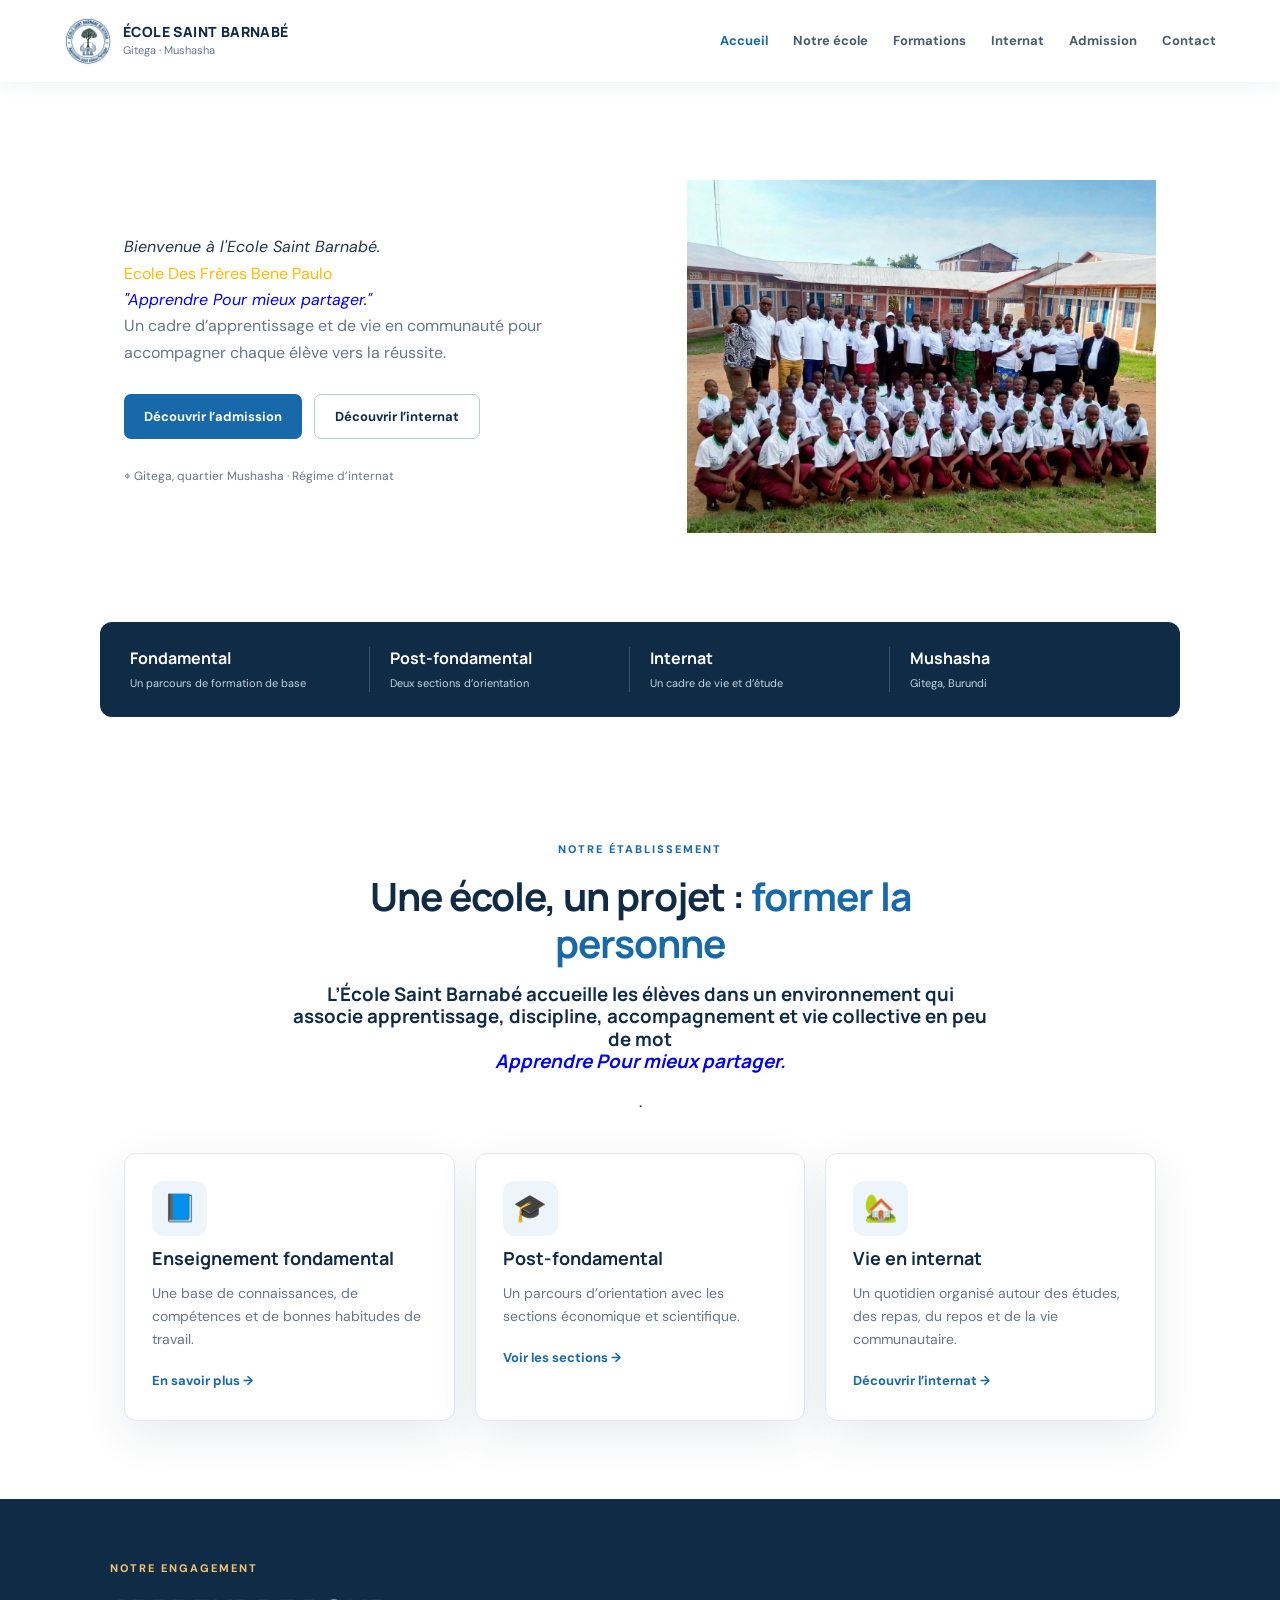
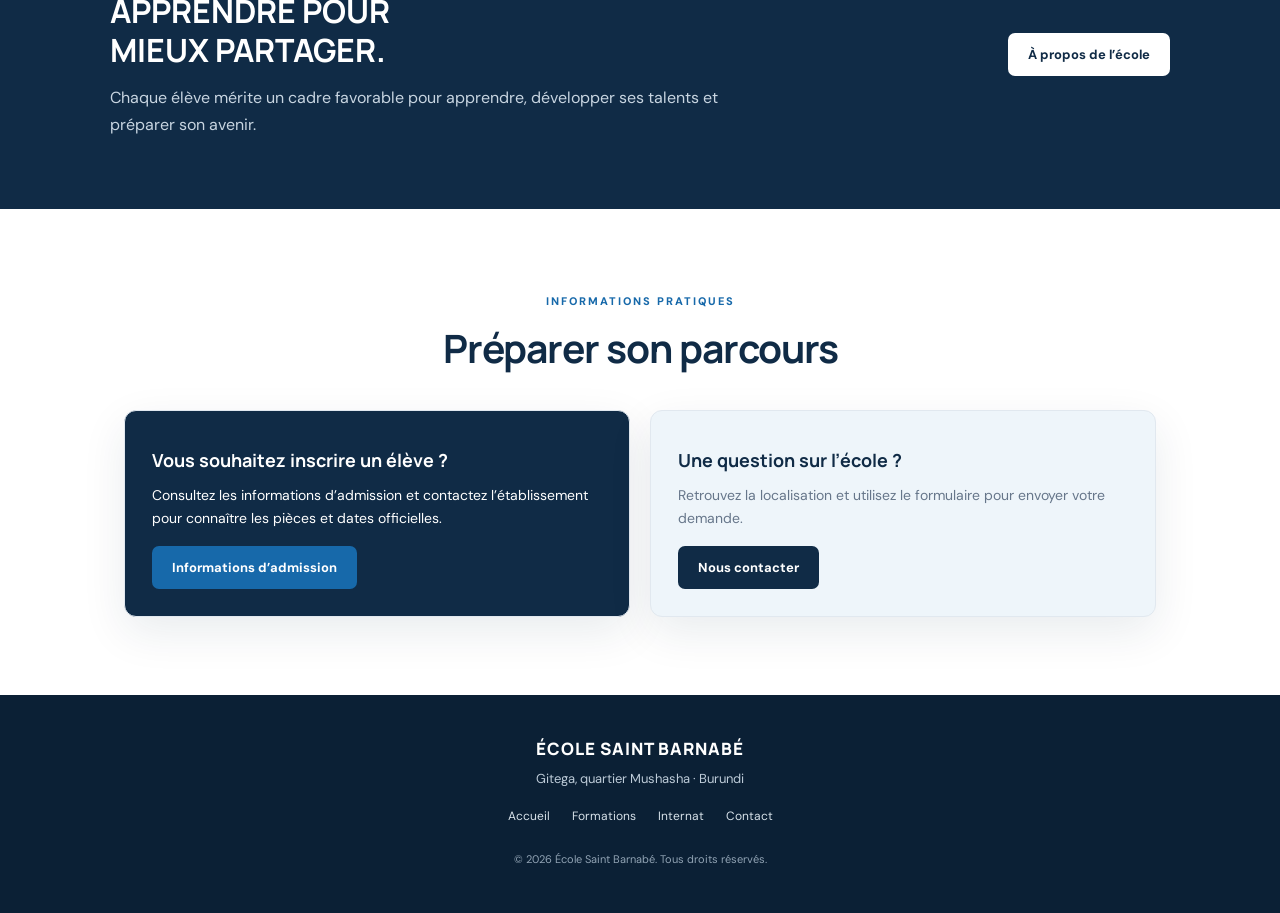
<file: index.html>
<!DOCTYPE html>
<html lang="fr">
<head>
  <meta charset="UTF-8"><meta name="viewport" content="width=device-width, initial-scale=1.0">
  <meta name="description" content="École Saint Barnabé, établissement scolaire en régime d'internat situé à Mushasha, Gitega.">
  <title><strong> École Saint Barnabé | Accueil </title></strong><link rel="icon" href="assets/logos barnabe.jpg"><link rel="stylesheet" href="style.css">
</head>
<body>
<header class="site-header"><a class="brand" href="index.html"><img src="assets/logos barnabe.jpg" alt="Logo Saint Barnabé"><span><b>ÉCOLE SAINT BARNABÉ</b><small>Gitega · Mushasha</small></span></a>
<button class="menu-toggle" aria-label="Ouvrir le menu" aria-expanded="false">☰</button>
<nav class="nav"><a class="active" href="index.html">Accueil</a><a href="ecole.html">Notre école</a><a href="formations.html">Formations</a><a href="internat.html">Internat</a><a href="admission.html">Admission</a><a href="contact.html">Contact</a></nav></header>
<main>
<section class="hero"><div class="hero-content"><span class="aria-label"><em>Bienvenue &agrave;  l'Ecole Saint Barnabé.</em> <br><span style="color: rgb(255, 187, 0);">Ecole Des Fr&egrave;res Bene Paulo </span><br><em><span style =color:blue >"Apprendre Pour mieux partager."</span></em></h1>  <p>Un cadre d’apprentissage et de vie en communauté pour accompagner chaque élève vers la réussite.</p><div class="hero-actions"><a class="btn btn-primary" href="admission.html">Découvrir l’admission</a><a class="btn btn-outline" href="internat.html">Découvrir l’internat</a></div><div class="hero-location">⌖ Gitega, quartier Mushasha · Régime d’internat</div></div><div class="hero-art"><img src="assets/ecole saint barnabe.jpg" alt="Illustration d'un établissement scolaire"></div></section>
<section class="quick-facts"><div><strong>Fondamental</strong><span>Un parcours de formation de base</span></div><div><strong>Post-fondamental</strong><span>Deux sections d’orientation</span></div><div><strong>Internat</strong><span>Un cadre de vie et d’étude</span></div><div><strong>Mushasha</strong><span>Gitega, Burundi</span></div></section>
<section class="section"><div class="section-heading"><span class="eyebrow">NOTRE ÉTABLISSEMENT</span><h2>Une école, un projet : <em>former la personne</em></h2><h3>L’École Saint Barnabé accueille les élèves dans un environnement qui associe apprentissage, discipline, accompagnement et vie collective en peu de mot <br><em style="color: blue;">Apprendre Pour mieux partager.</em></h3>.</div><div class="cards three">
<article class="info-card"><div class="card-icon">📘</div><h3>Enseignement fondamental</h3><p>Une base de connaissances, de compétences et de bonnes habitudes de travail.</p><a href="formations.html">En savoir plus →</a></article>
<article class="info-card"><div class="card-icon">🎓</div><h3>Post-fondamental</h3><p>Un parcours d’orientation avec les sections économique et scientifique.</p><a href="formations.html">Voir les sections →</a></article>
<article class="info-card"><div class="card-icon">🏡</div><h3>Vie en internat</h3><p>Un quotidien organisé autour des études, des repas, du repos et de la vie communautaire.</p><a href="internat.html">Découvrir l’internat →</a></article></div></section>
<section class="quote-band"><div><span class="eyebrow">NOTRE ENGAGEMENT</span><h2>APPRENDRE POUR <br>MIEUX PARTAGER.</h2><p>Chaque élève mérite un cadre favorable pour apprendre, développer ses talents et préparer son avenir.</p></div><a class="btn btn-light" href="ecole.html">À propos de l’école</a></section>
<section class="section"><div class="section-heading"><span class="eyebrow">INFORMATIONS PRATIQUES</span><h2>Préparer son parcours</h2></div><div class="cards two"><article class="feature-card"><h3>Vous souhaitez inscrire un élève ?</h3><p>Consultez les informations d’admission et contactez l’établissement pour connaître les pièces et dates officielles.</p><a class="btn btn-primary" href="admission.html">Informations d’admission</a></article><article class="feature-card pale"><h3>Une question sur l’école ?</h3><p>Retrouvez la localisation et utilisez le formulaire pour envoyer votre demande.</p><a class="btn btn-dark" href="contact.html">Nous contacter</a></article></div></section>
</main><footer class="footer"><div class="footer-brand">ÉCOLE SAINT BARNABÉ</div><p>Gitega, quartier Mushasha · Burundi</p><div class="footer-links"><a href="index.html">Accueil</a><a href="formations.html">Formations</a><a href="internat.html">Internat</a><a href="contact.html">Contact</a></div><small>© <span id="year"></span> École Saint Barnabé. Tous droits réservés.</small></footer><script src="script.js"></script></body></html>
</file>
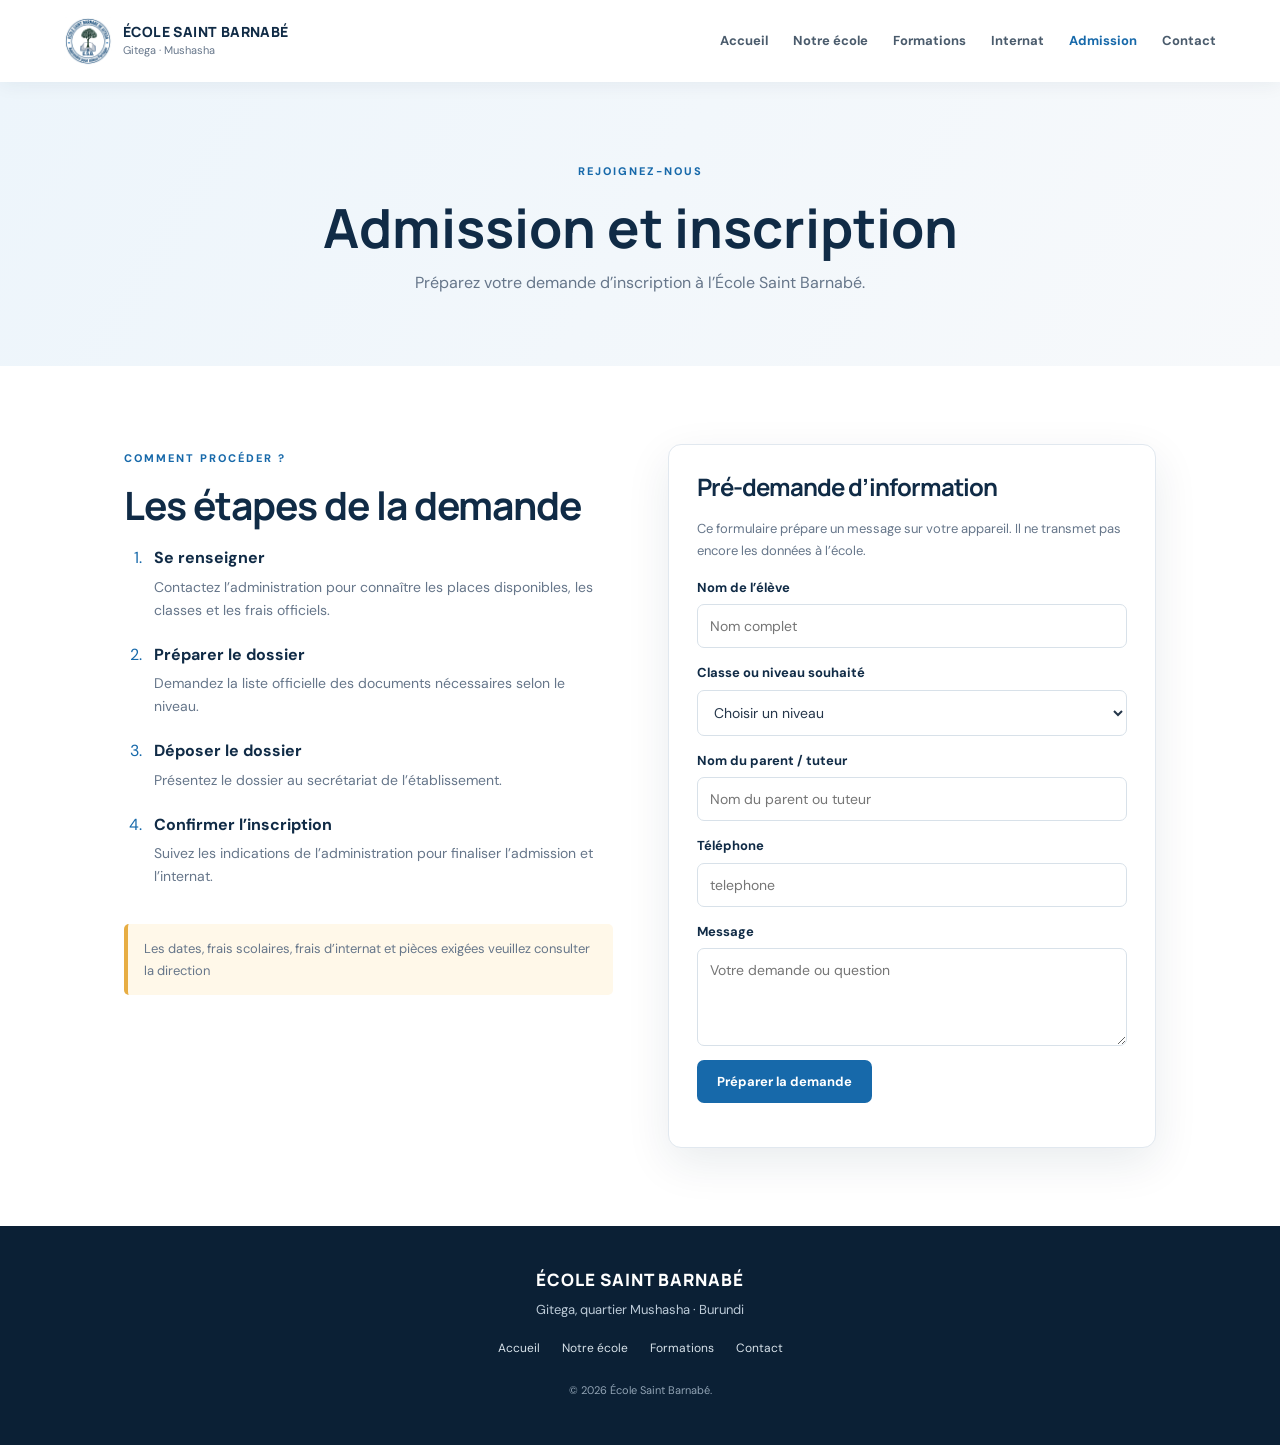
<file: admission.html>
<!DOCTYPE html><html lang="fr"><head><meta charset="UTF-8"><meta name="viewport" content="width=device-width, initial-scale=1.0"><title>Admission | Saint Barnabé</title><link rel="icon" href="assets/logo.svg"><link rel="stylesheet" href="style.css"></head><body>
<header class="site-header"><a class="brand" href="index.html"><img src="assets/logos barnabe.jpg" alt="Logo"><span><b>ÉCOLE SAINT BARNABÉ</b><small>Gitega · Mushasha</small></span></a><button class="menu-toggle" aria-label="Ouvrir le menu" aria-expanded="false">☰</button><nav class="nav"><a href="index.html">Accueil</a><a href="ecole.html">Notre école</a><a href="formations.html">Formations</a><a href="internat.html">Internat</a><a class="active" href="admission.html">Admission</a><a href="contact.html">Contact</a></nav></header>
<main><section class="page-hero"><span class="eyebrow">REJOIGNEZ-NOUS</span><h1>Admission et inscription</h1><p>Préparez votre demande d’inscription à l’École Saint Barnabé.</p></section>
<section class="section split"><div><span class="eyebrow">COMMENT PROCÉDER ?</span><h2>Les étapes de la demande</h2><ol class="steps"><li><b>Se renseigner</b><span>Contactez l’administration pour connaître les places disponibles, les classes et les frais officiels.</span></li><li><b>Préparer le dossier</b><span>Demandez la liste officielle des documents nécessaires selon le niveau.</span></li><li><b>Déposer le dossier</b><span>Présentez le dossier au secrétariat de l’établissement.</span></li><li><b>Confirmer l’inscription</b><span>Suivez les indications de l’administration pour finaliser l’admission et l’internat.</span></li></ol><p class="notice">Les dates, frais scolaires, frais d’internat et pièces exigées veuillez consulter la direction </p></div>
<form class="form-card" id="admissionForm"><h2>Pré-demande d’information</h2><p>Ce formulaire prépare un message sur votre appareil. Il ne transmet pas encore les données à l’école.</p><label>Nom de l’élève<input name="nom" required placeholder="Nom complet"></label><label>Classe ou niveau souhaité<select name="niveau" required><option value="">Choisir un niveau</option><option>Fondamental</option><option>Post-fondamental – Économique</option><option>Post-fondamental – Scientifique</option></select></label><label>Nom du parent / tuteur<input name="parent" required placeholder="Nom du parent ou tuteur"></label><label>Téléphone<input name="telephone" type="tel" required placeholder=telephone></label><label>Message<textarea name="message" rows="4" placeholder="Votre demande ou question"></textarea></label><button class="btn btn-primary" type="submit">Préparer la demande</button><p class="form-message" aria-live="polite"></p></form></section></main>
<footer class="footer"><div class="footer-brand">ÉCOLE SAINT BARNABÉ</div><p>Gitega, quartier Mushasha · Burundi</p><div class="footer-links"><a href="index.html">Accueil</a><a href="ecole.html">Notre école</a><a href="formations.html">Formations</a><a href="contact.html">Contact</a></div><small>© <span id="year"></span> École Saint Barnabé.</small></footer><script src="script.js"></script></body></html>
</file>
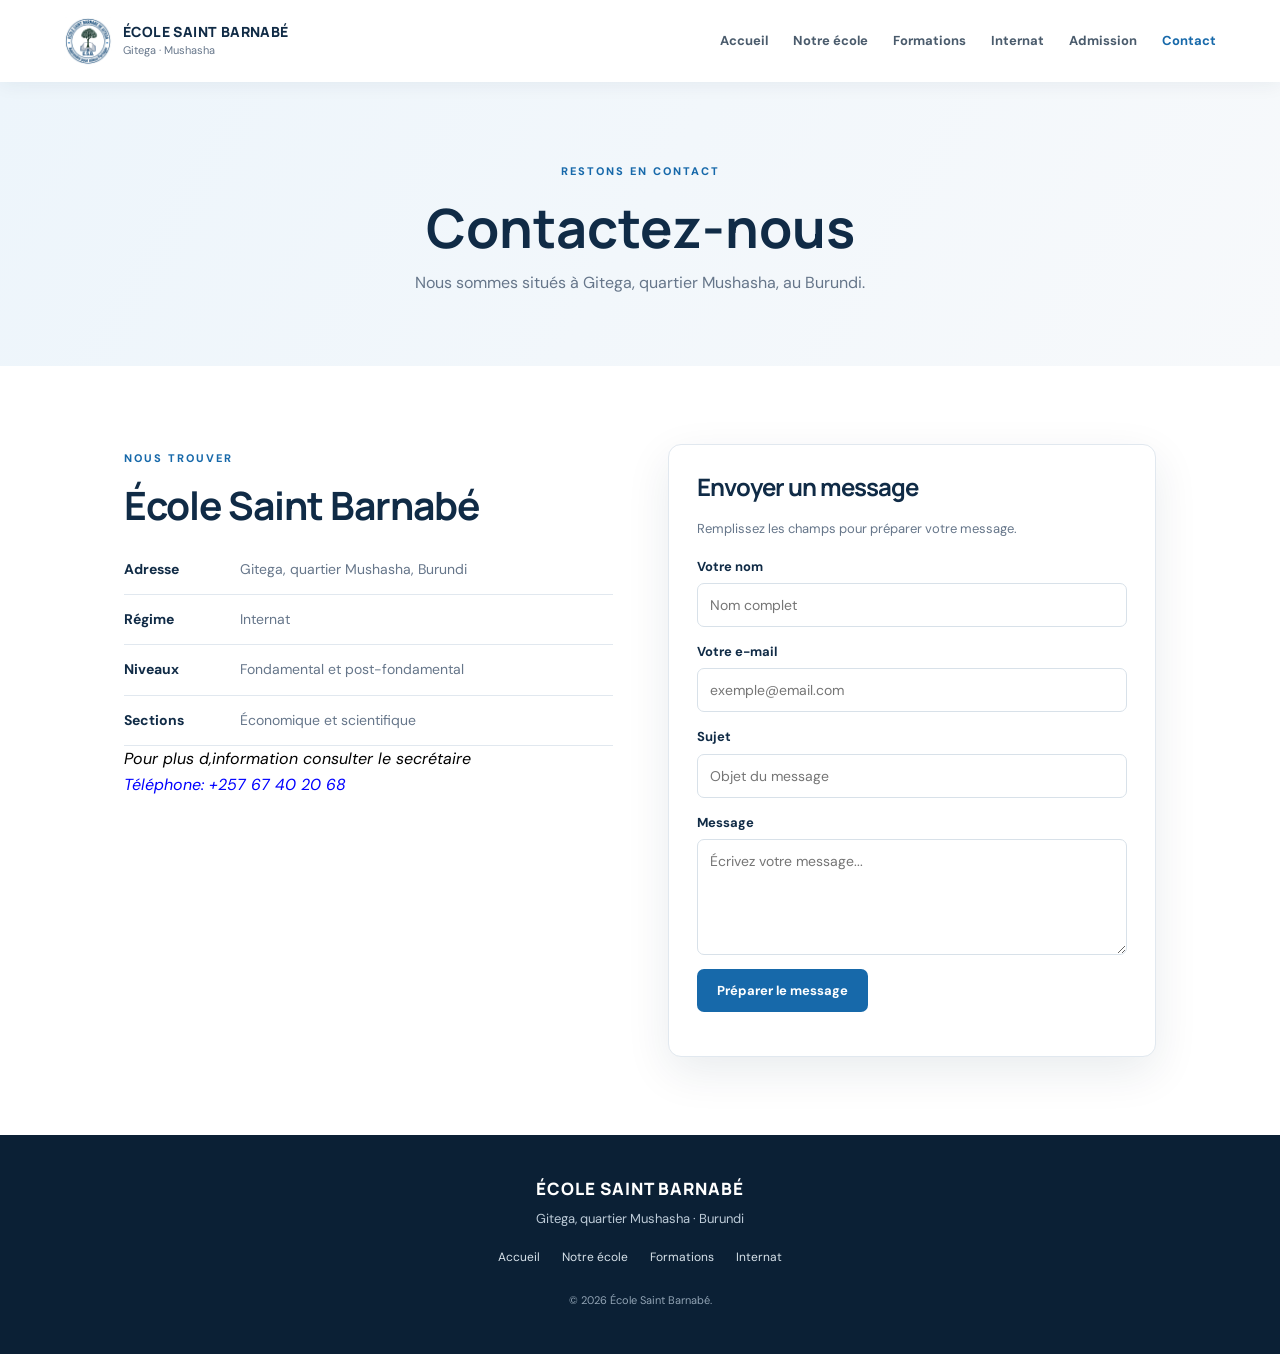
<file: contact.html>
<!DOCTYPE html><html lang="fr"><head><meta charset="UTF-8"><meta name="viewport" content="width=device-width, initial-scale=1.0"><title>Contact | Saint Barnabé</title><link rel="icon" href="assets/logo.svg"><link rel="stylesheet" href="style.css"></head><body>
<header class="site-header"><a class="brand" href="index.html"><img src="assets/logos barnabe.jpg" alt="Logo"><span><b>ÉCOLE SAINT BARNABÉ</b><small>Gitega · Mushasha</small></span></a><button class="menu-toggle" aria-label="Ouvrir le menu" aria-expanded="false">☰</button><nav class="nav"><a href="index.html">Accueil</a><a href="ecole.html">Notre école</a><a href="formations.html">Formations</a><a href="internat.html">Internat</a><a href="admission.html">Admission</a><a class="active" href="contact.html">Contact</a></nav></header>
<main><section class="page-hero"><span class="eyebrow">RESTONS EN CONTACT</span><h1>Contactez-nous</h1><p>Nous sommes situés à Gitega, quartier Mushasha, au Burundi.</p></section>
<section class="section split"><div><span class="eyebrow">NOUS TROUVER</span><h2>École Saint Barnabé</h2><div class="contact-line"><b>Adresse</b><span>Gitega, quartier Mushasha, Burundi</span></div><div class="contact-line"><b>Régime</b><span>Internat</span></div><div class="contact-line"><b>Niveaux</b><span>Fondamental et post-fondamental</span></div><div class="contact-line"><b>Sections</b><span>Économique et scientifique</span></div><p><em><span style="color: black;">Pour plus d,information consulter le secr&eacute;taire <br><span style="color:blue">T&eacute;l&eacute;phone: +257 67 40 20 68</span></em></span></p></div>
<form class="form-card" id="contactForm"><h2>Envoyer un message</h2><p>Remplissez les champs pour préparer votre message.</p><label>Votre nom<input name="nom" required placeholder="Nom complet"></label><label>Votre e-mail<input name="email" type="email" required placeholder="exemple@email.com"></label><label>Sujet<input name="sujet" required placeholder="Objet du message"></label><label>Message<textarea name="message" rows="5" required placeholder="Écrivez votre message..."></textarea></label><button class="btn btn-primary" type="submit">Préparer le message</button><p class="form-message" aria-live="polite"></p></form></section></main>
<footer class="footer"><div class="footer-brand">ÉCOLE SAINT BARNABÉ</div><p>Gitega, quartier Mushasha · Burundi</p><div class="footer-links"><a href="index.html">Accueil</a><a href="ecole.html">Notre école</a><a href="formations.html">Formations</a><a href="internat.html">Internat</a></div><small>© <span id="year"></span> École Saint Barnabé.</small></footer><script src="script.js"></script></body></html>
</file>
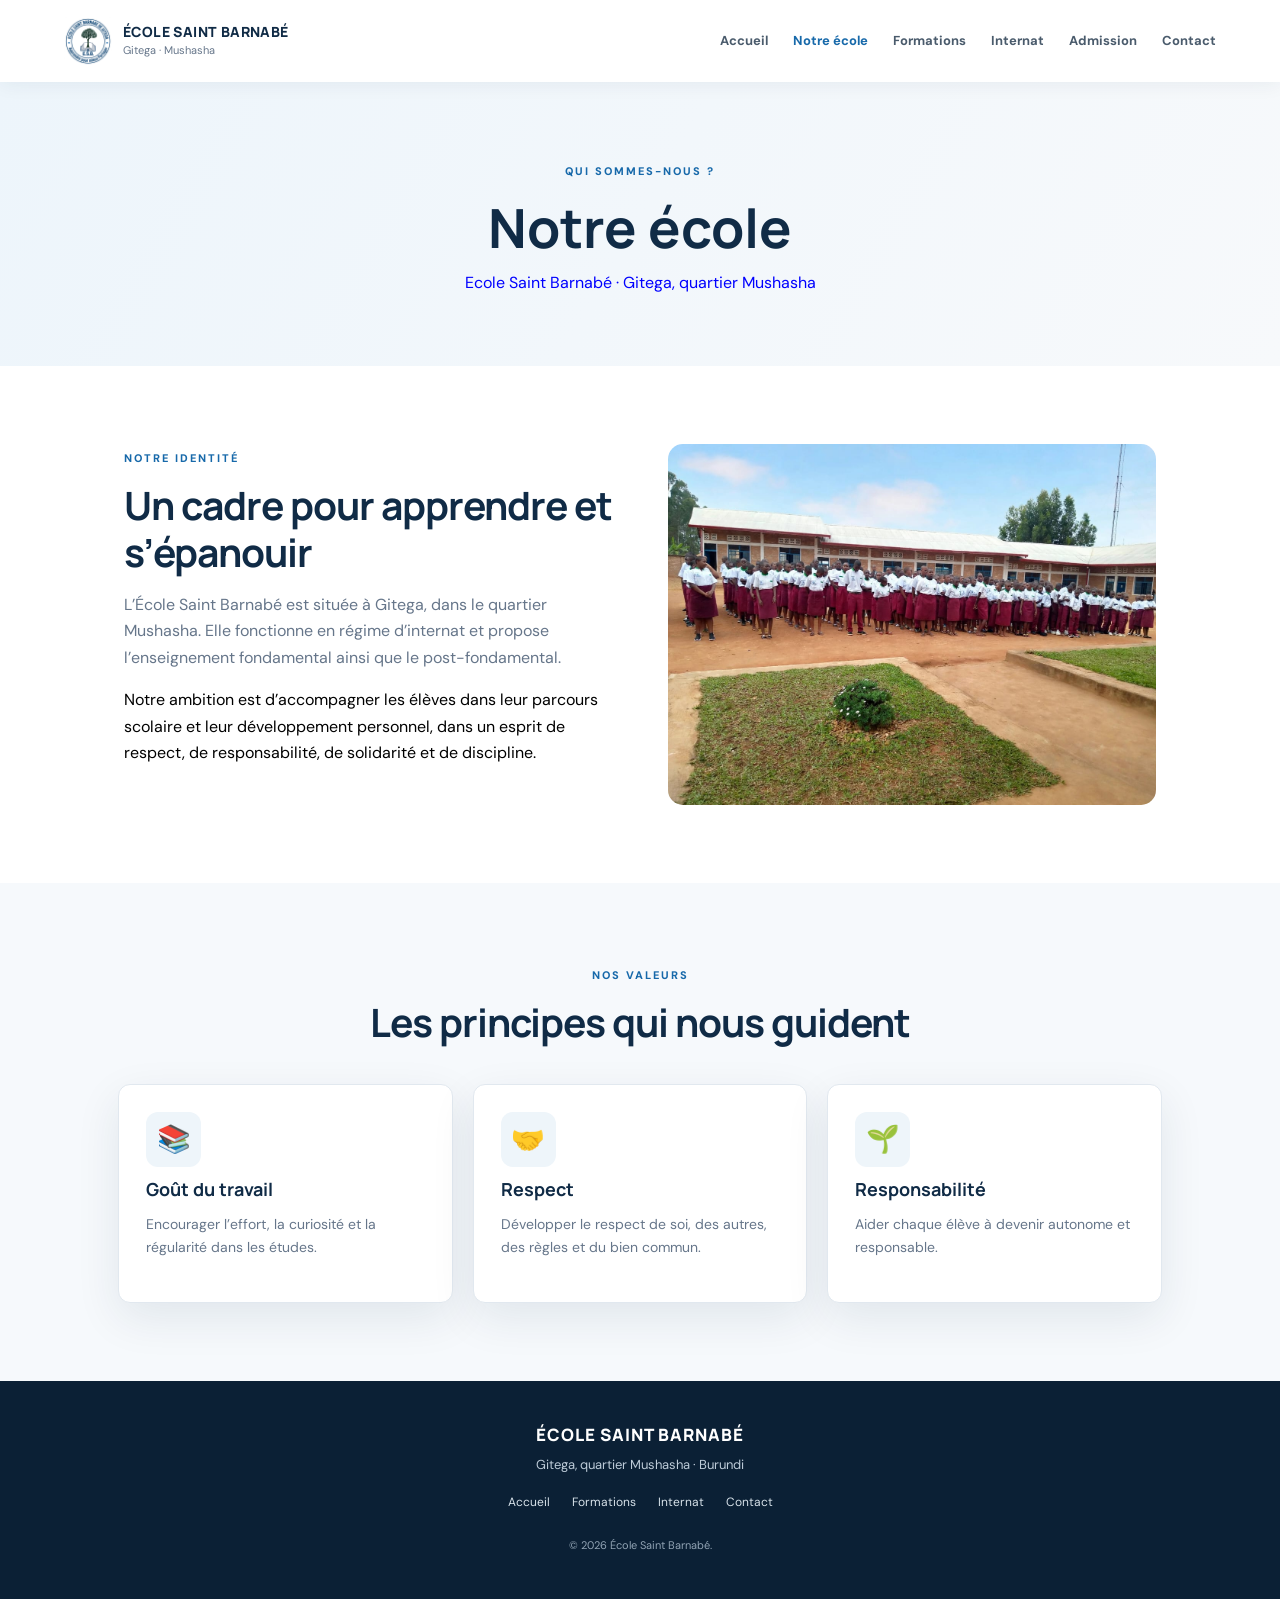
<file: ecole.html>
<!DOCTYPE html><html lang="fr"><head><meta charset="UTF-8"><meta name="viewport" content="width=device-width, initial-scale=1.0"><title>Notre école | Saint Barnabé</title><link rel="icon" href="assets/logo.svg"><link rel="stylesheet" href="style.css"></head><body>
<header class="site-header"><a class="brand" href="index.html"><img src="assets/logos barnabe.jpg" alt="Logo"><span><b>ÉCOLE SAINT BARNABÉ</b><small>Gitega · Mushasha</small></span></a><button class="menu-toggle" aria-label="Ouvrir le menu" aria-expanded="false">☰</button><nav class="nav"><a href="index.html">Accueil</a><a class="active" href="ecole.html">Notre école</a><a href="formations.html">Formations</a><a href="internat.html">Internat</a><a href="admission.html">Admission</a><a href="contact.html">Contact</a></nav></header>
<main><section class="page-hero"><span class="eyebrow">QUI SOMMES-NOUS ?</span><h1>Notre école</h1><p><span style="color: blue;">Ecole Saint Barnabé · Gitega, quartier Mushasha</span></p></section>
<section class="section split"><div><span class="eyebrow">NOTRE IDENTITÉ</span><h2>Un cadre pour apprendre et s’épanouir</h2><p>L’École Saint Barnabé est située à Gitega, dans le quartier Mushasha. Elle fonctionne en régime d’internat et propose l’enseignement fondamental ainsi que le post-fondamental.</p><p><span style="color: black;"> Notre ambition est d’accompagner les élèves dans leur parcours scolaire et leur développement personnel, dans un esprit de respect, de responsabilité, de solidarité et de discipline.</span> </p></div><img class="rounded-image" src="assets/eleves et ecole.jpg" alt="Illustration d'une école"></section>
<section class="section soft"><div class="section-heading"><span class="eyebrow">NOS VALEURS</span><h2>Les principes qui nous guident</h2></div><div class="cards three"><article class="info-card"><div class="card-icon">📚</div><h3>Goût du travail</h3><p>Encourager l’effort, la curiosité et la régularité dans les études.</p></article><article class="info-card"><div class="card-icon">🤝</div><h3>Respect</h3><p>Développer le respect de soi, des autres, des règles et du bien commun.</p></article><article class="info-card"><div class="card-icon">🌱</div><h3>Responsabilité</h3><p>Aider chaque élève à devenir autonome et responsable.</p></article></div></section></main>
<footer class="footer"><div class="footer-brand">ÉCOLE SAINT BARNABÉ</div><p>Gitega, quartier Mushasha · Burundi</p><div class="footer-links"><a href="index.html">Accueil</a><a href="formations.html">Formations</a><a href="internat.html">Internat</a><a href="contact.html">Contact</a></div><small>© <span id="year"></span> École Saint Barnabé.</small></footer><script src="script.js"></script></body></html>
</file>
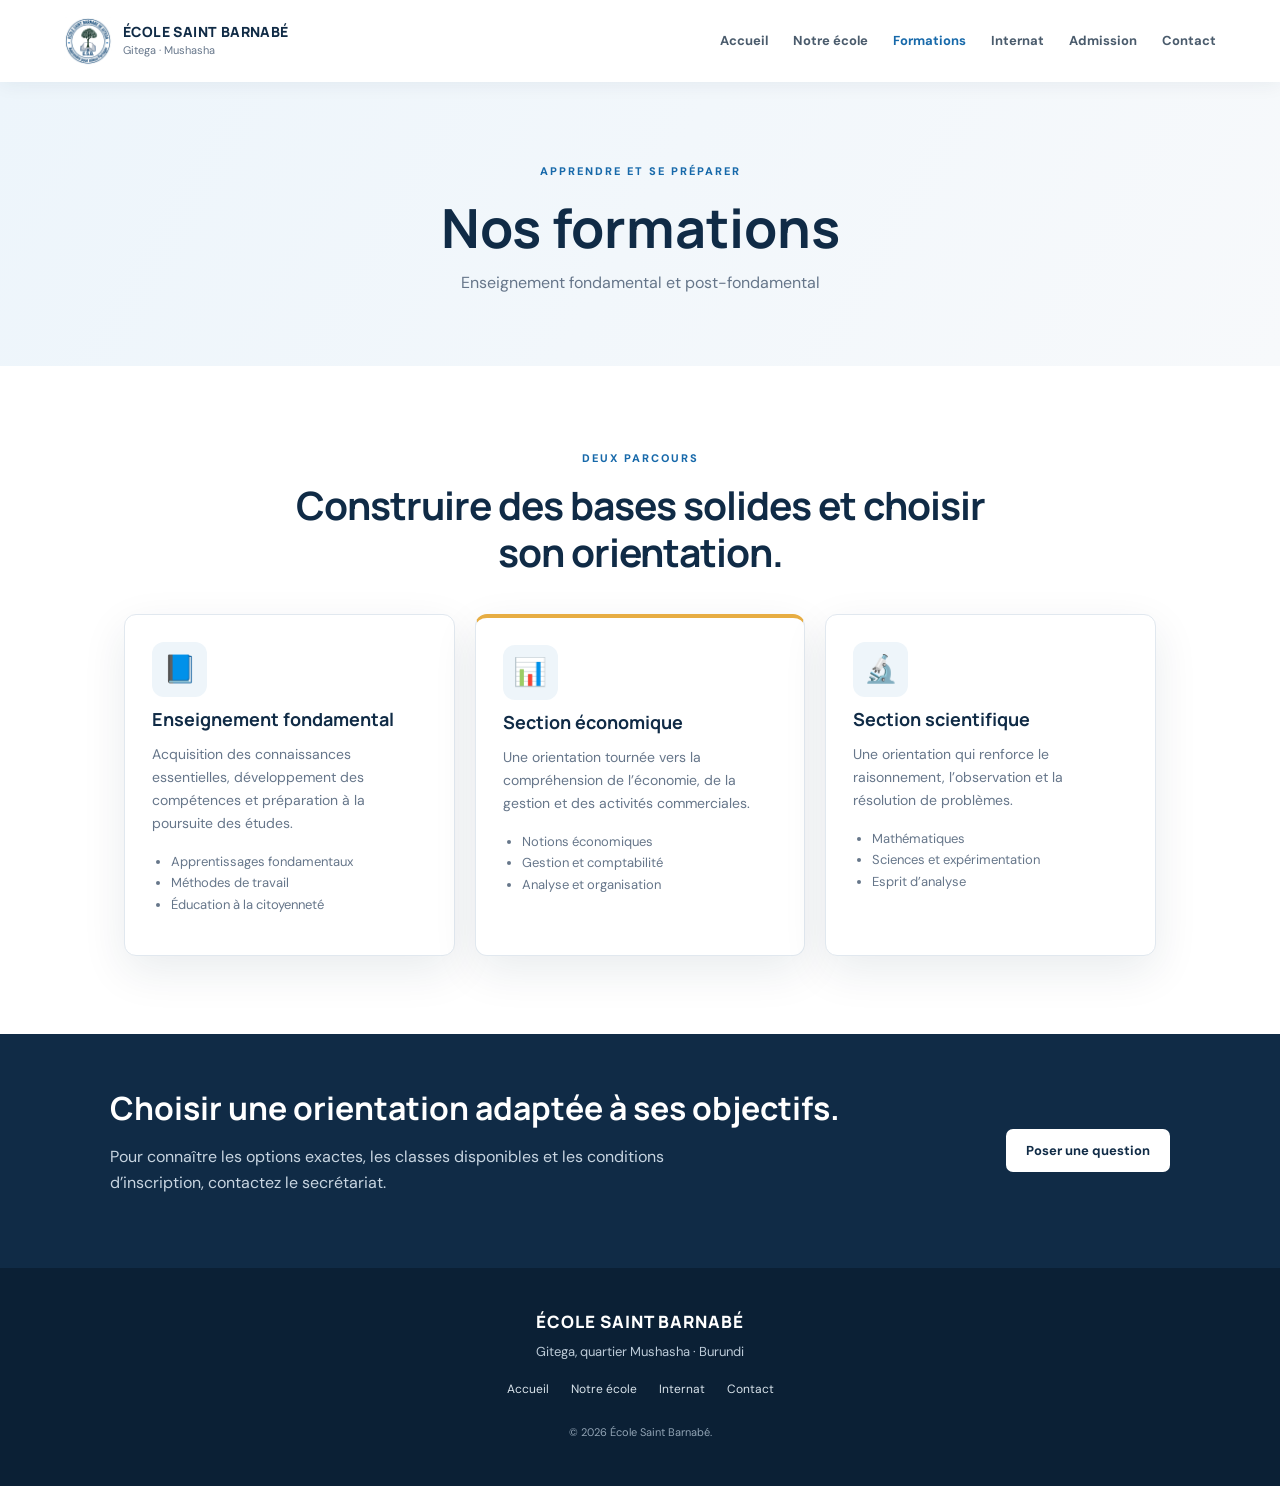
<file: formations.html>
<!DOCTYPE html><html lang="fr"><head><meta charset="UTF-8"><meta name="viewport" content="width=device-width, initial-scale=1.0"><title>Formations | Saint Barnabé</title><link rel="icon" href="assets/logo.svg"><link rel="stylesheet" href="style.css"></head><body>
<header class="site-header"><a class="brand" href="index.html"><img src="assets/logos barnabe.jpg" alt="Logo"><span><b>ÉCOLE SAINT BARNABÉ</b><small>Gitega · Mushasha</small></span></a><button class="menu-toggle" aria-label="Ouvrir le menu" aria-expanded="false">☰</button><nav class="nav"><a href="index.html">Accueil</a><a href="ecole.html">Notre école</a><a class="active" href="formations.html">Formations</a><a href="internat.html">Internat</a><a href="admission.html">Admission</a><a href="contact.html">Contact</a></nav></header>
<main><section class="page-hero"><span class="eyebrow">APPRENDRE ET SE PRÉPARER</span><h1>Nos formations</h1><p>Enseignement fondamental et post-fondamental</p></section>
<section class="section"><div class="section-heading"><span class="eyebrow">DEUX PARCOURS</span><h2>Construire des bases solides et choisir son orientation.</p></div><div class="cards three"><article class="info-card"><div class="card-icon">📘</div><h3>Enseignement fondamental</h3><p>Acquisition des connaissances essentielles, développement des compétences et préparation à la poursuite des études.</p><ul><li>Apprentissages fondamentaux</li><li>Méthodes de travail</li><li>Éducation à la citoyenneté</li></ul></article><article class="info-card accent-card"><div class="card-icon">📊</div><h3>Section économique</h3><p>Une orientation tournée vers la compréhension de l’économie, de la gestion et des activités commerciales.</p><ul><li>Notions économiques</li><li>Gestion et comptabilité</li><li>Analyse et organisation</li></ul></article><article class="info-card"><div class="card-icon">🔬</div><h3>Section scientifique</h3><p>Une orientation qui renforce le raisonnement, l’observation et la résolution de problèmes.</p><ul><li>Mathématiques</li><li>Sciences et expérimentation</li><li>Esprit d’analyse</li></ul></article></div></section>
<section class="quote-band"><div><h2>Choisir une orientation adaptée à ses objectifs.</h2><p>Pour connaître les options exactes, les classes disponibles et les conditions d’inscription, contactez le secrétariat.</p></div><a class="btn btn-light" href="contact.html">Poser une question</a></section></main>
<footer class="footer"><div class="footer-brand">ÉCOLE SAINT BARNABÉ</div><p>Gitega, quartier Mushasha · Burundi</p><div class="footer-links"><a href="index.html">Accueil</a><a href="ecole.html">Notre école</a><a href="internat.html">Internat</a><a href="contact.html">Contact</a></div><small>© <span id="year"></span> École Saint Barnabé.</small></footer><script src="script.js"></script></body></html>
</file>
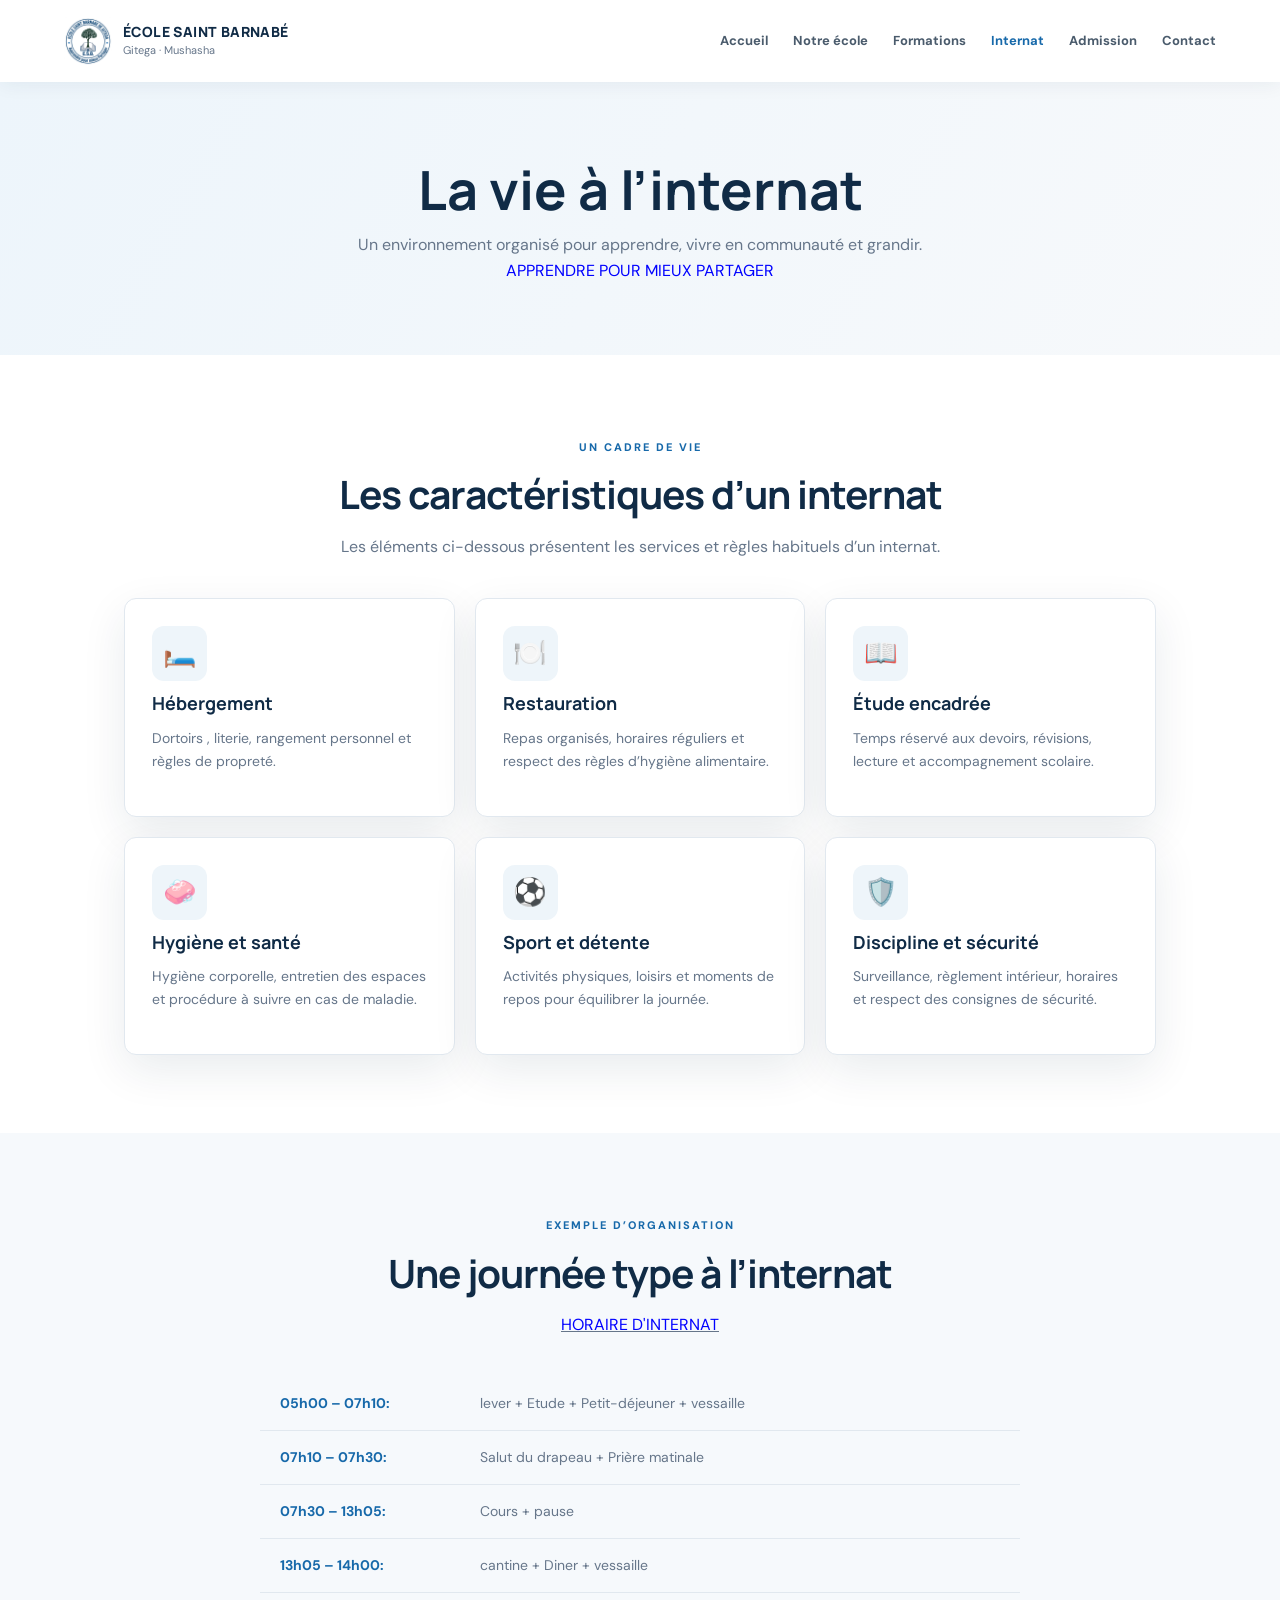
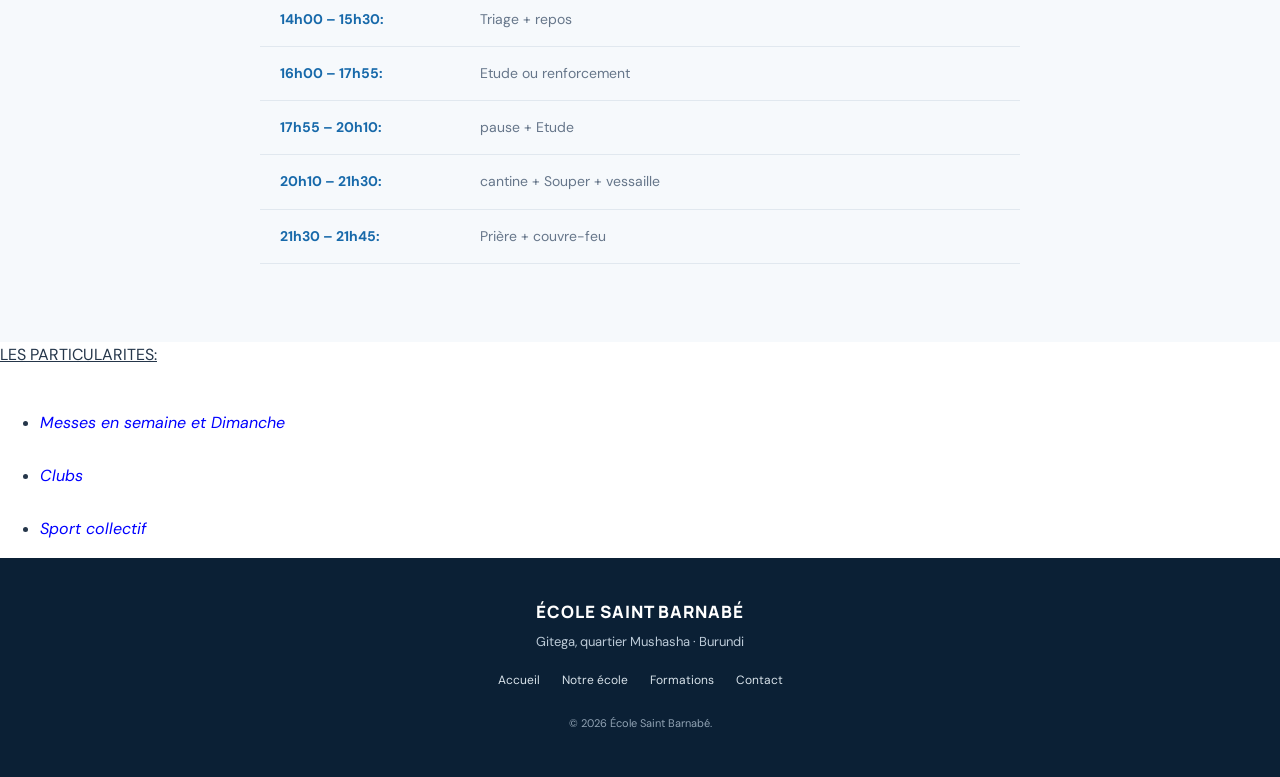
<file: internat.html>
<!DOCTYPE html><html lang="fr"><head><meta charset="UTF-8"><meta name="viewport" content="width=device-width, initial-scale=1.0"><title>Internat | Saint Barnabé</title><link rel="icon" href="logos barnabe.jpg"><link rel="stylesheet" href="style.css"></head><body>
<header class="site-header"><a class="brand" href="index.html"><img src="assets/logos barnabe.jpg" alt="Logo"><span><b>ÉCOLE SAINT BARNABÉ</b><small>Gitega · Mushasha</small></span></a><button class="menu-toggle" aria-label="Ouvrir le menu" aria-expanded="false">☰</button><nav class="nav"><a href="index.html">Accueil</a><a href="ecole.html">Notre école</a><a href="formations.html">Formations</a><a class="active" href="internat.html">Internat</a><a href="admission.html">Admission</a><a href="contact.html">Contact</a></nav></header>
<main><section class="page-hero"><h1>La vie à l’internat</h1><p>Un environnement organisé pour apprendre, vivre en communauté et grandir.<br><span style="color: blue;">APPRENDRE POUR MIEUX PARTAGER</span></p></section>
<section class="section"><div class="section-heading"><span class="eyebrow">UN CADRE DE VIE</span><h2>Les caractéristiques d’un internat</h2><p>Les éléments ci-dessous présentent les services et règles habituels d’un internat. </p></div><div class="cards three">
<article class="info-card"><div class="card-icon">🛏️</div><h3>Hébergement</h3><p>Dortoirs , literie, rangement personnel et règles de propreté.</p></article>
<article class="info-card"><div class="card-icon">🍽️</div><h3>Restauration</h3><p>Repas organisés, horaires réguliers et respect des règles d’hygiène alimentaire.</p></article>
<article class="info-card"><div class="card-icon">📖</div><h3>Étude encadrée</h3><p>Temps réservé aux devoirs, révisions, lecture et accompagnement scolaire.</p></article>
<article class="info-card"><div class="card-icon">🧼</div><h3>Hygiène et santé</h3><p>Hygiène corporelle, entretien des espaces et procédure à suivre en cas de maladie.</p></article>
<article class="info-card"><div class="card-icon">⚽</div><h3>Sport et détente</h3><p>Activités physiques, loisirs et moments de repos pour équilibrer la journée.</p></article>
<article class="info-card"><div class="card-icon">🛡️</div><h3>Discipline et sécurité</h3><p>Surveillance, règlement intérieur, horaires et respect des consignes de sécurité.</p></article>
</div></section>
<section class="section soft"><div class="section-heading"><span class="eyebrow">EXEMPLE D’ORGANISATION</span><h2>Une journée type à l’internat</h2><p><u><span style="color: blue;">HORAIRE D'INTERNAT</em></p></u></div><div class="schedule"><div><b>05h00 – 07h10:</b><span>lever + Etude + Petit-déjeuner + vessaille</span></div><div><b>07h10 – 07h30:</b><span>Salut du drapeau + Pri&egrave;re matinale </span></div><div><b>07h30 – 13h05:</b><span>Cours + pause</span></div><div><b>13h05 – 14h00:</b><span>cantine + Diner + vessaille</span></div><div><b>14h00 – 15h30:</b><span>Triage + repos</span></div><div><b>16h00 – 17h55:</b><span>Etude ou renforcement</span></div><div><b>17h55 – 20h10:</b><span>pause + Etude</span></div><div><b>20h10 – 21h30:</b><span>cantine + Souper + vessaille</span></div><div><b>21h30 – 21h45:</b><span>Pri&egrave;re + couvre-feu</couvre-feu></span></div></div></section></main><span><u>LES PARTICULARITES:</br></u><ul><br><li><em style="color: blue;" >Messes en semaine et Dimanche</li></em><br><li><em style="color: blue;" >Clubs</li></em><br><li><em style="color: blue;">Sport collectif</li></em></ul></span>
<footer class="footer"><div class="footer-brand">ÉCOLE SAINT BARNABÉ</div><p>Gitega, quartier Mushasha · Burundi</p><div class="footer-links"><a href="index.html">Accueil</a><a href="ecole.html">Notre école</a><a href="formations.html">Formations</a><a href="contact.html">Contact</a></div><small>© <span id="year"></span> École Saint Barnabé.</small></footer><script src="script.js"></script></body></html>
</file>
<file: style.css>
@import url('https://fonts.googleapis.com/css2?family=DM+Sans:wght@400;500;600;700&family=Manrope:wght@400;500;600;700;800&display=swap');
:root{--navy:#102b46;--blue:#1769aa;--gold:#e7ad43;--ink:#25364a;--muted:#66768a;--pale:#eef5fa;--white:#fff;--line:#e1e8ef;--shadow:0 15px 45px rgba(16,43,70,.09)}
*{box-sizing:border-box}html{scroll-behavior:smooth}body{margin:0;font-family:'DM Sans',Arial,sans-serif;color:var(--ink);line-height:1.65;background:#fff}h1,h2,h3{font-family:Manrope,Arial,sans-serif;color:var(--navy);line-height:1.2;margin:0 0 16px}p{margin:0 0 16px;color:var(--muted)}a{color:inherit;text-decoration:none}.site-header{height:82px;padding:0 max(calc((100% - 1160px)/2),5%);display:flex;align-items:center;justify-content:space-between;background:#fff;position:sticky;top:0;z-index:20;box-shadow:0 3px 18px rgba(16,43,70,.06)}.brand{display:flex;align-items:center;gap:11px;color:var(--navy)}.brand img{width:48px;height:48px}.brand b{display:block;font:800 14px Manrope;letter-spacing:.4px}.brand small{display:block;color:var(--muted);font-size:11px}.nav{display:flex;gap:25px;align-items:center}.nav a{font-size:13px;font-weight:700;color:#4a5b6c;transition:.2s}.nav a:hover,.nav a.active{color:var(--blue)}.menu-toggle{display:none;border:0;background:var(--pale);border-radius:8px;padding:9px 12px;font-size:22px;color:var(--navy)}
.hero{max-width:1160px;margin:auto;padding:82px 5% 65px;display:grid;grid-template-columns:1.05fr .95fr;align-items:center;gap:45px;min-height:540px}.eyebrow{display:inline-block;color:var(--blue);font-size:11px;font-weight:800;letter-spacing:2px;margin-bottom:15px}.hero h1{font-size:clamp(40px,5vw,62px);letter-spacing:-2px;margin-bottom:22px}.hero h1 em,.section-heading h2 em{font-style:normal;color:var(--blue)}.hero-content>p{font-size:17px;max-width:520px}.hero-art img{width:100%;max-height:390px}.hero-actions{display:flex;gap:12px;flex-wrap:wrap;margin:28px 0}.btn{display:inline-flex;justify-content:center;align-items:center;border:0;border-radius:7px;padding:13px 20px;font:700 13px 'DM Sans';cursor:pointer;transition:.2s}.btn:hover{transform:translateY(-2px);filter:brightness(1.05)}.btn-primary{background:var(--blue);color:#fff}.btn-outline{border:1px solid #b8c9d8;color:var(--navy)}.btn-dark{background:var(--navy);color:#fff}.btn-light{background:#fff;color:var(--navy)}.hero-location{font-size:12px;color:var(--muted)}
.quick-facts{max-width:1080px;margin:0 auto 40px;background:var(--navy);color:#fff;border-radius:12px;padding:25px 30px;display:grid;grid-template-columns:repeat(4,1fr);gap:20px}.quick-facts div{border-right:1px solid #ffffff30;padding-right:14px}.quick-facts div:last-child{border:0}.quick-facts strong,.quick-facts span{display:block}.quick-facts strong{font:700 16px Manrope;margin-bottom:5px}.quick-facts span{font-size:11px;color:#c8d5e1}
.section{max-width:1160px;margin:auto;padding:78px 5%}.section-heading{text-align:center;max-width:700px;margin:0 auto 38px}.section-heading h2,.split h2{font-size:clamp(28px,3.4vw,39px);letter-spacing:-1px}.section-heading p{max-width:620px;margin:auto}.cards{display:grid;gap:20px}.cards.three{grid-template-columns:repeat(3,1fr)}.cards.two{grid-template-columns:repeat(2,1fr)}.info-card,.feature-card{background:#fff;border:1px solid var(--line);border-radius:12px;padding:27px;box-shadow:var(--shadow)}.info-card h3,.feature-card h3{font-size:18px;margin:12px 0}.info-card p,.feature-card p{font-size:14px}.info-card a{font-size:13px;color:var(--blue);font-weight:700}.info-card ul{padding-left:19px;color:var(--muted);font-size:13px}.card-icon{font-size:27px;background:var(--pale);width:55px;height:55px;border-radius:12px;display:grid;place-items:center}.accent-card{border-top:4px solid var(--gold)}.feature-card{background:var(--navy);color:white}.feature-card h3,.feature-card p{color:white}.feature-card.pale{background:var(--pale)}.feature-card.pale h3{color:var(--navy)}.feature-card.pale p{color:var(--muted)}
.quote-band{background:var(--navy);padding:55px max(calc((100% - 1060px)/2),5%);display:flex;align-items:center;justify-content:space-between;gap:30px}.quote-band h2{font-size:32px;color:#fff}.quote-band p{color:#c8d5e1;max-width:620px}.quote-band .eyebrow{color:#f0c36d}.page-hero{background:linear-gradient(120deg,#edf5fb,#f7f9fb);text-align:center;padding:75px 5% 70px}.page-hero h1{font-size:clamp(38px,5vw,54px);margin-bottom:10px}.page-hero p{margin:0}.split{display:grid;grid-template-columns:1fr 1fr;gap:55px;align-items:start}.rounded-image{width:100%;border-radius:15px;background:var(--pale)}.soft{background:#f6f9fc;max-width:none;padding-left:max(calc((100% - 1044px)/2),5%);padding-right:max(calc((100% - 1044px)/2),5%)}.schedule{max-width:760px;margin:auto}.schedule div{display:grid;grid-template-columns:180px 1fr;padding:15px 20px;border-bottom:1px solid var(--line);gap:20px}.schedule b{color:var(--blue);font-size:14px}.schedule span{color:var(--muted);font-size:14px}.steps{padding-left:22px}.steps li{padding:0 0 20px 8px;color:var(--blue)}.steps li b,.steps li span{display:block}.steps li b{color:var(--navy);margin-bottom:4px}.steps li span{color:var(--muted);font-size:14px}.notice{background:#fff8e9;border-left:4px solid var(--gold);padding:14px 16px;border-radius:5px;font-size:13px}.form-card{background:#fff;border:1px solid var(--line);border-radius:13px;padding:28px;box-shadow:var(--shadow)}.form-card h2{font-size:24px}.form-card>p{font-size:13px}.form-card label{display:block;font-size:13px;font-weight:700;color:var(--navy);margin:14px 0}.form-card input,.form-card select,.form-card textarea{display:block;width:100%;margin-top:6px;border:1px solid #d8e1e9;border-radius:7px;padding:12px;font:14px 'DM Sans';color:var(--ink);background:#fff}.form-card input:focus,.form-card select:focus,.form-card textarea:focus{outline:2px solid #b8d7f0;border-color:var(--blue)}.form-message{margin-top:13px;color:#16764a;font-weight:700}.contact-line{display:flex;gap:16px;padding:13px 0;border-bottom:1px solid var(--line);font-size:14px}.contact-line b{min-width:100px;color:var(--navy)}.contact-line span{color:var(--muted)}
.footer{background:#0b2035;text-align:center;padding:42px 5%;color:#fff}.footer-brand{font:800 17px Manrope;letter-spacing:1px}.footer p{color:#bdcbd8;font-size:13px;margin:8px}.footer-links{display:flex;justify-content:center;gap:22px;margin:18px 0}.footer-links a{font-size:12px;color:#d8e2ea}.footer small{color:#91a3b4;font-size:11px}
@media(max-width:850px){.site-header{height:72px}.menu-toggle{display:block}.nav{display:none;position:absolute;top:72px;left:0;right:0;background:white;padding:18px 6%;box-shadow:var(--shadow);flex-direction:column;align-items:flex-start;gap:16px}.nav.open{display:flex}.hero{grid-template-columns:1fr;padding-top:55px;gap:20px}.hero-art{max-width:520px;margin:auto}.quick-facts{margin:0 5% 20px;grid-template-columns:repeat(2,1fr)}.quick-facts div:nth-child(2){border:0}.cards.three{grid-template-columns:1fr 1fr}.split{gap:30px}.quote-band{padding-top:42px;padding-bottom:42px}}@media(max-width:600px){.brand b{font-size:12px}.brand img{width:42px;height:42px}.hero{padding-top:45px}.hero h1{font-size:42px}.hero-art img{max-height:260px}.quick-facts{padding:20px;gap:15px}.quick-facts strong{font-size:14px}.quick-facts span{font-size:10px}.section{padding-top:55px;padding-bottom:55px}.cards.three,.cards.two,.split{grid-template-columns:1fr}.quote-band{display:block}.quote-band .btn{margin-top:10px}.page-hero{padding-top:55px;padding-bottom:50px}.schedule div{grid-template-columns:1fr;gap:2px}.footer-links{flex-wrap:wrap;gap:12px}.form-card{padding:21px}}
</file>
